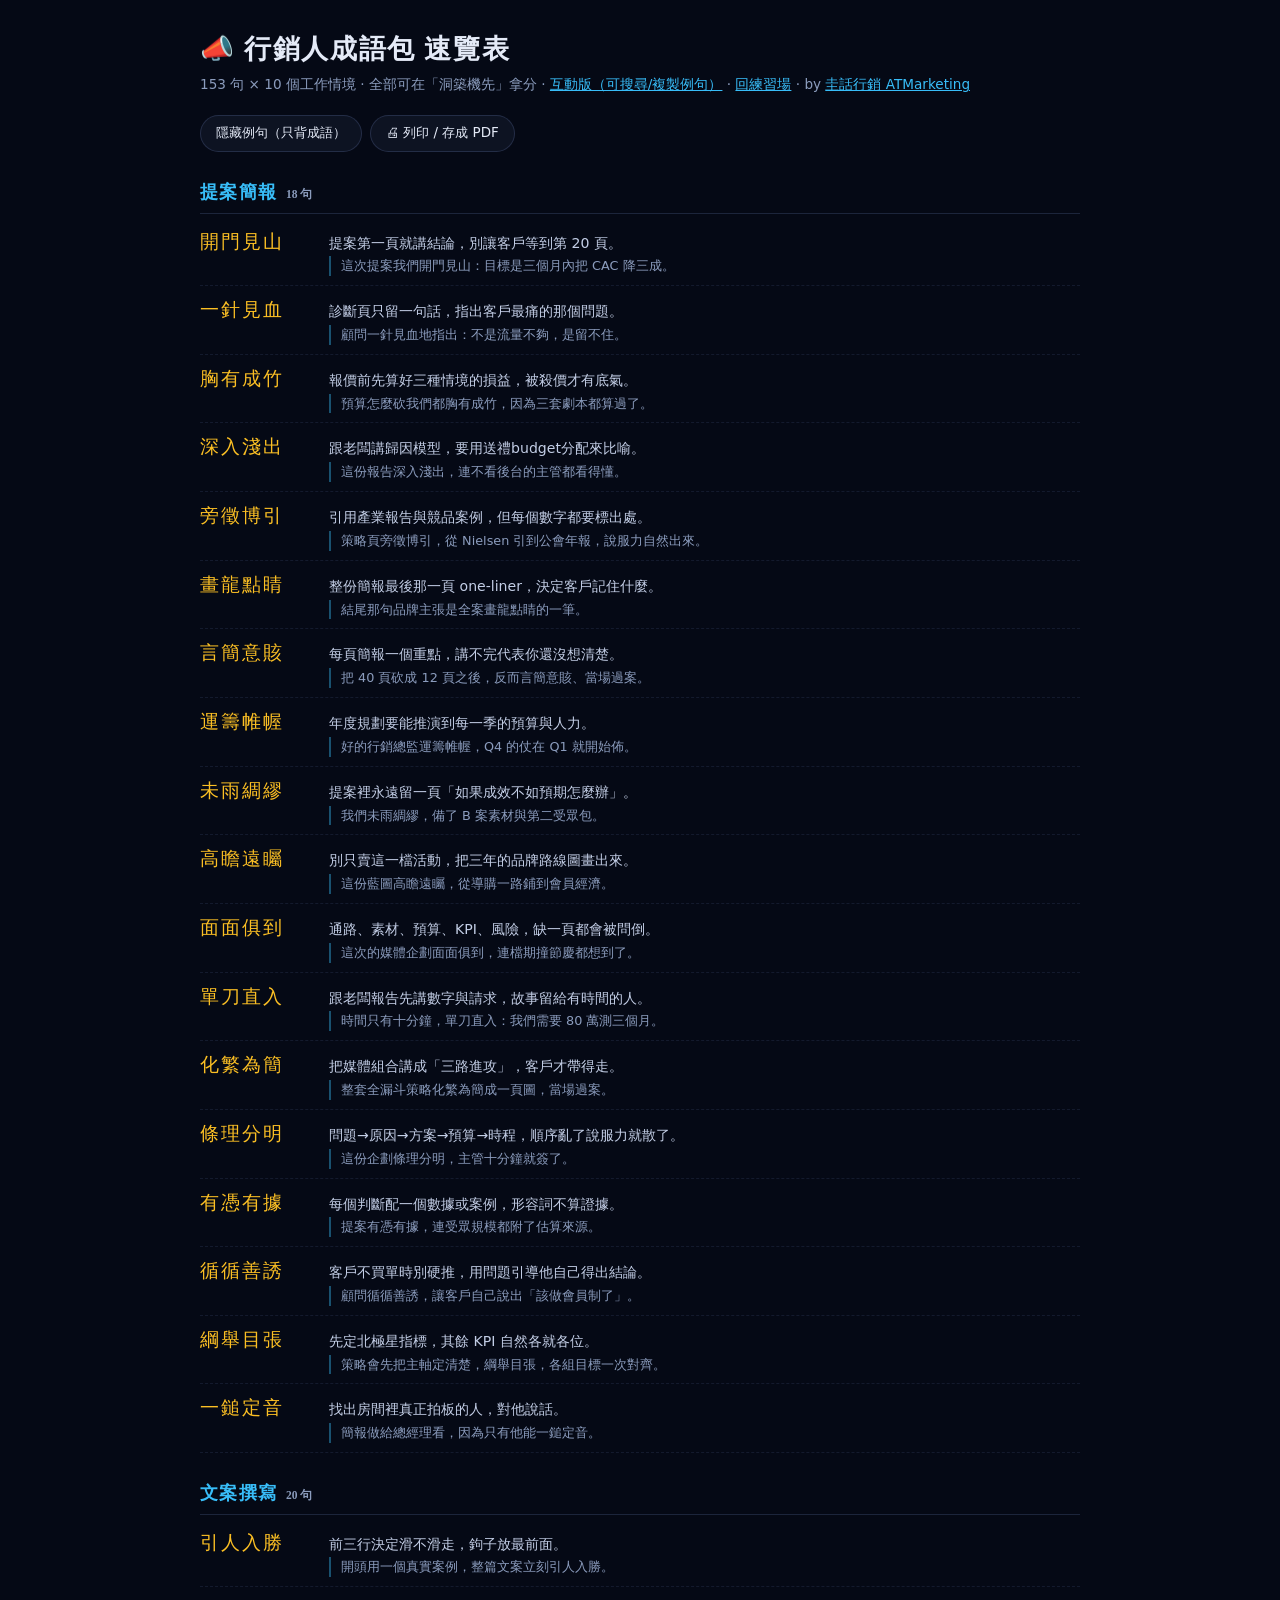
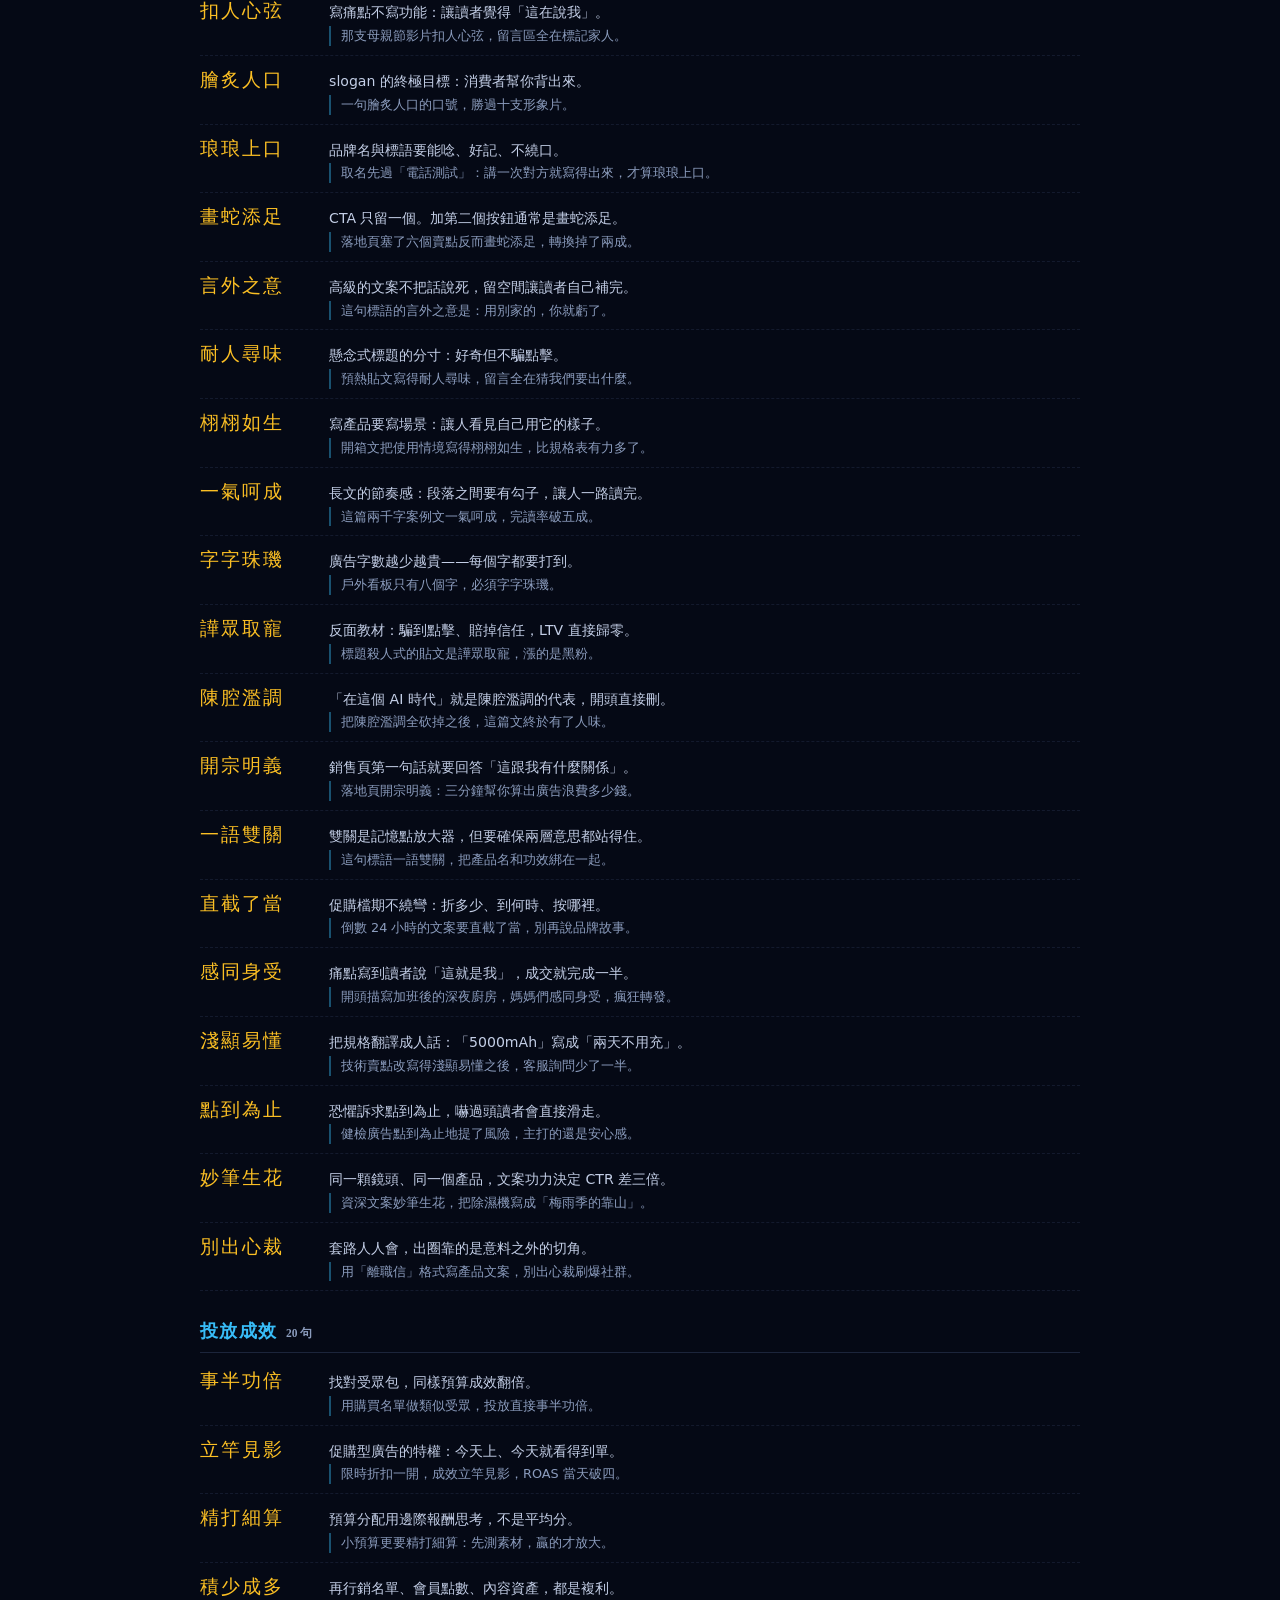
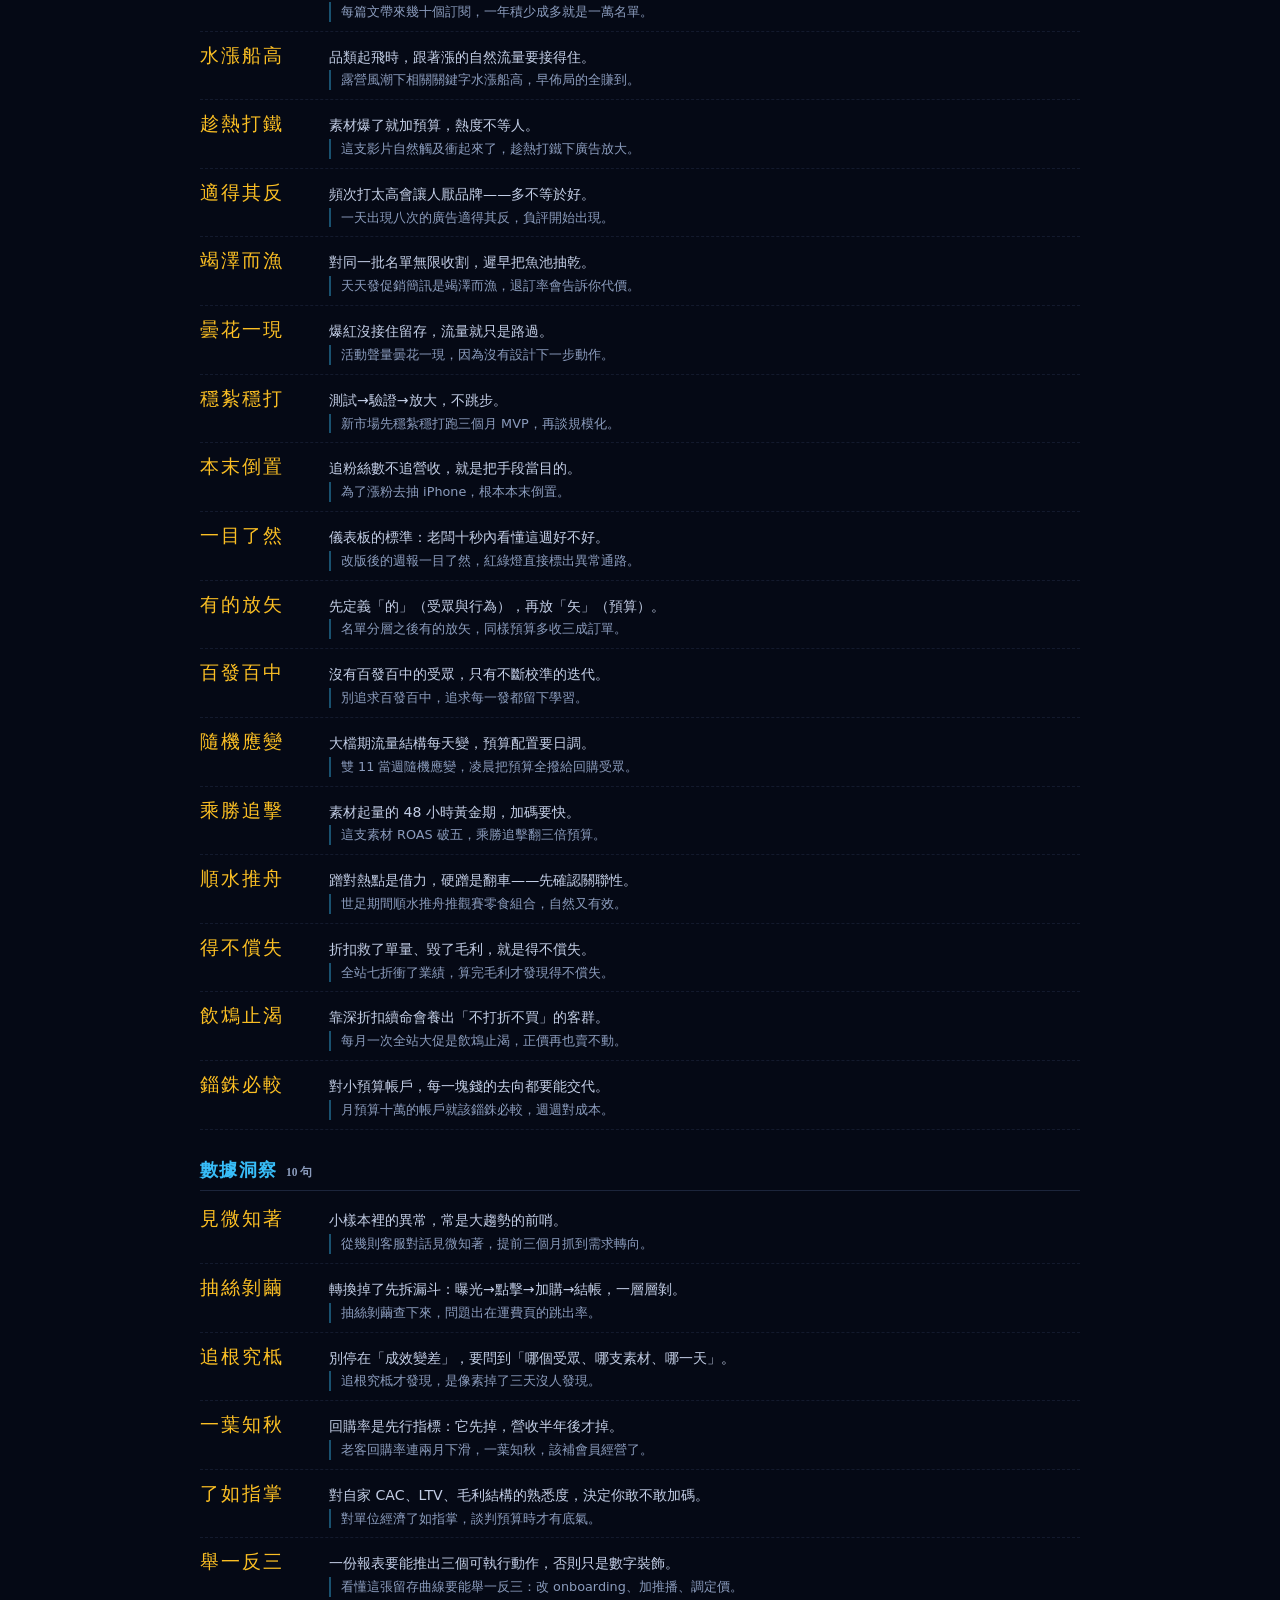
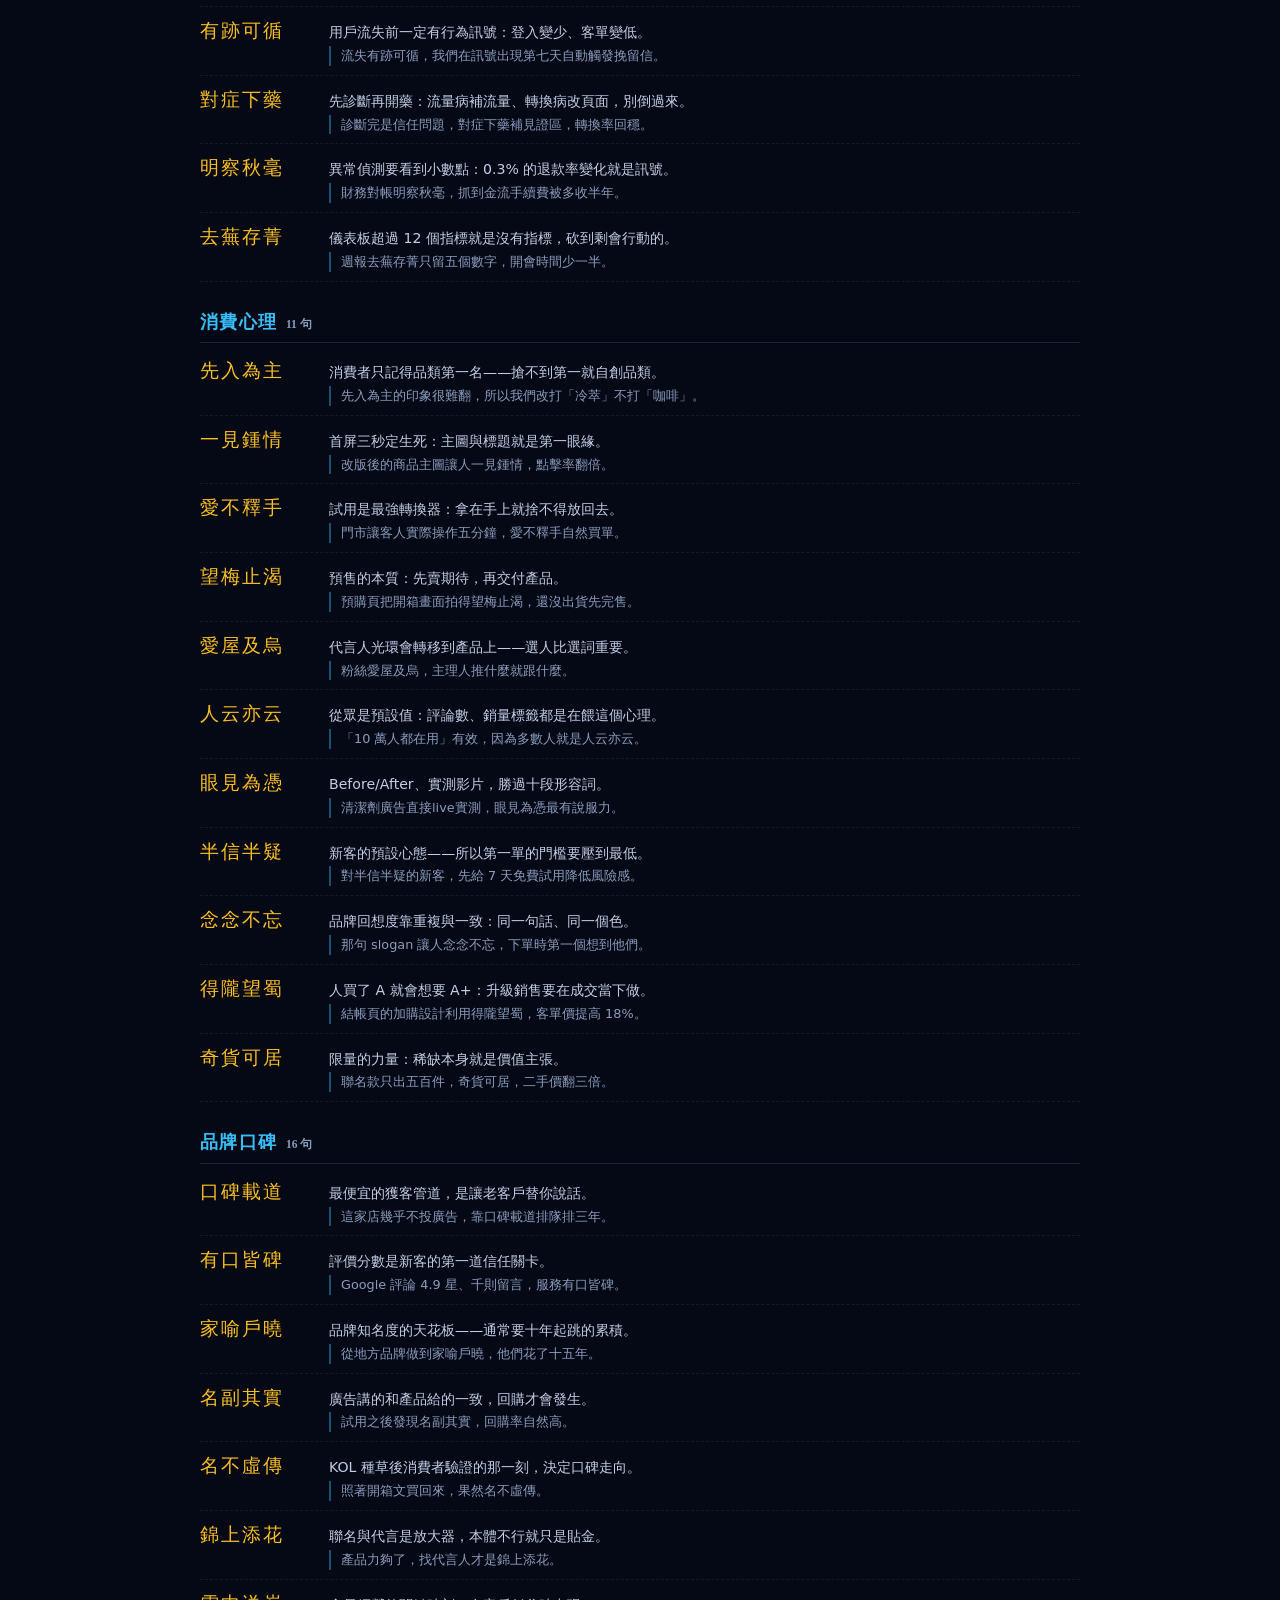
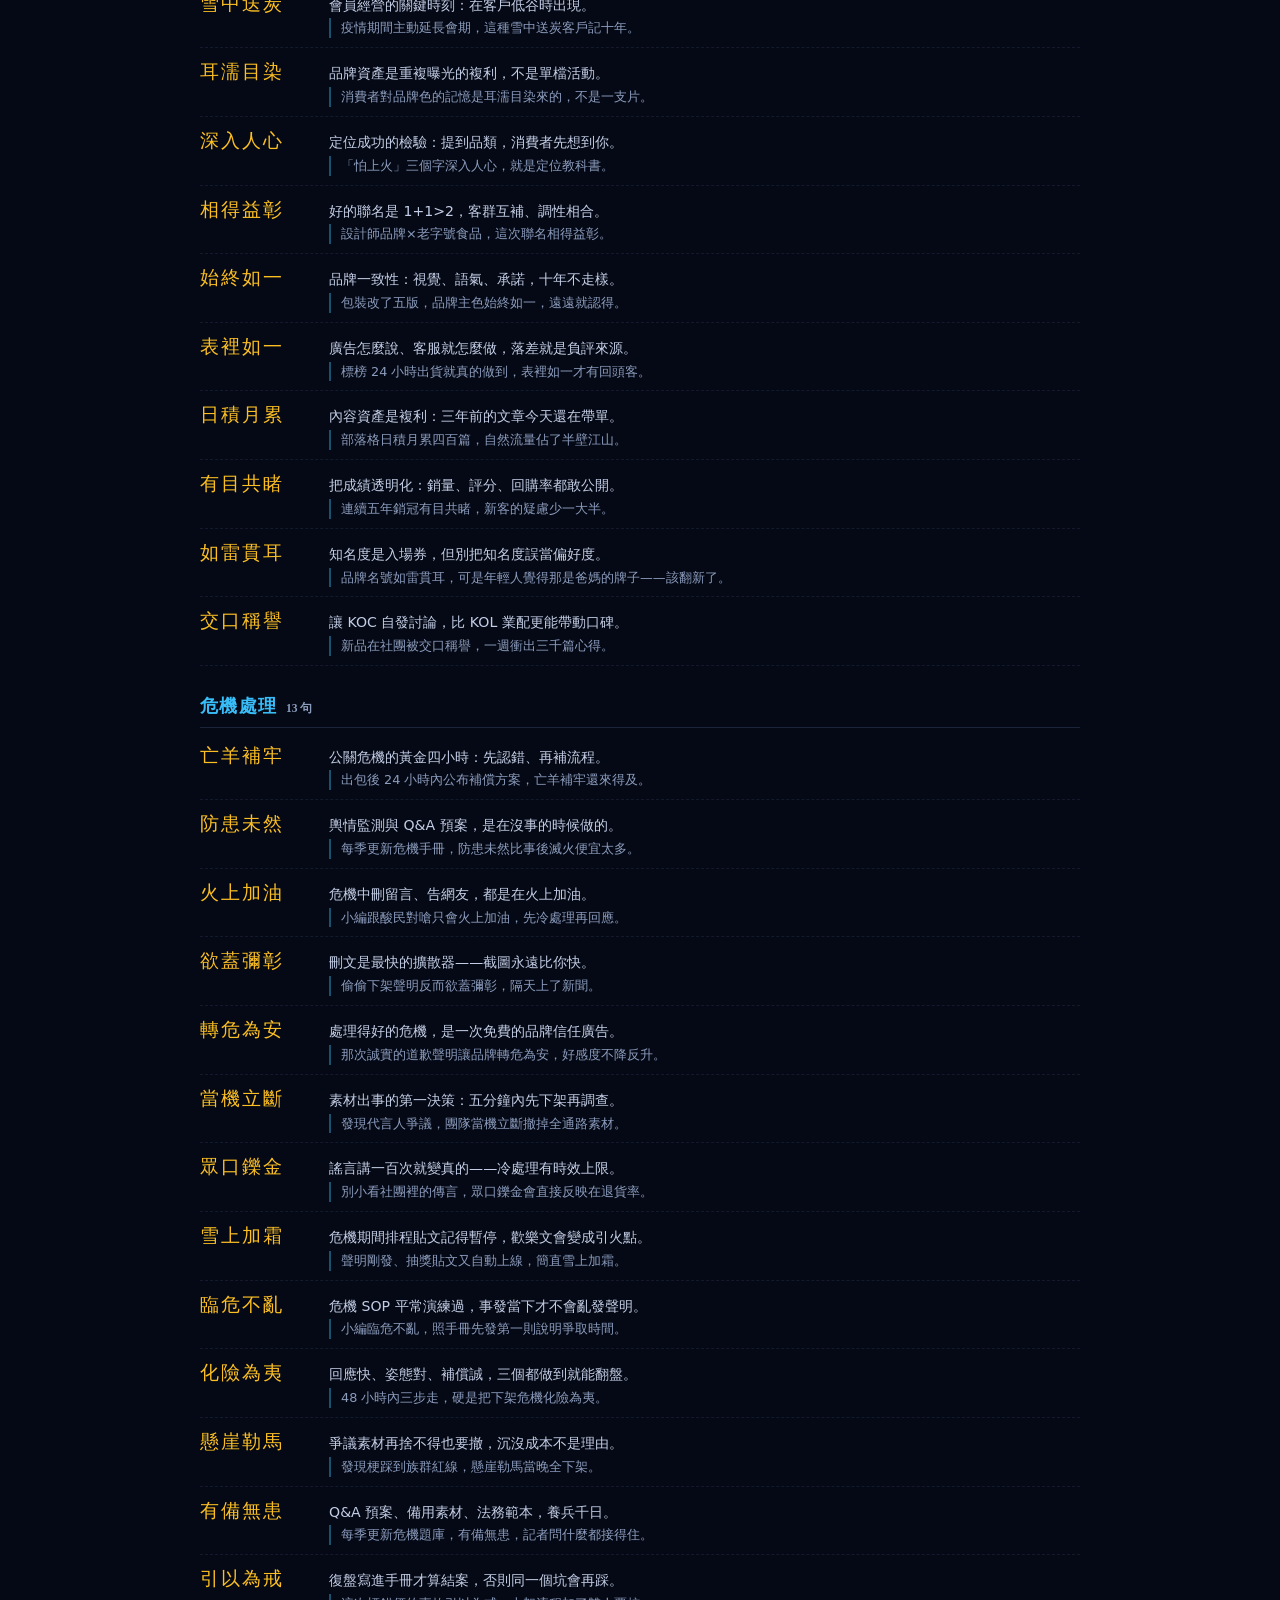
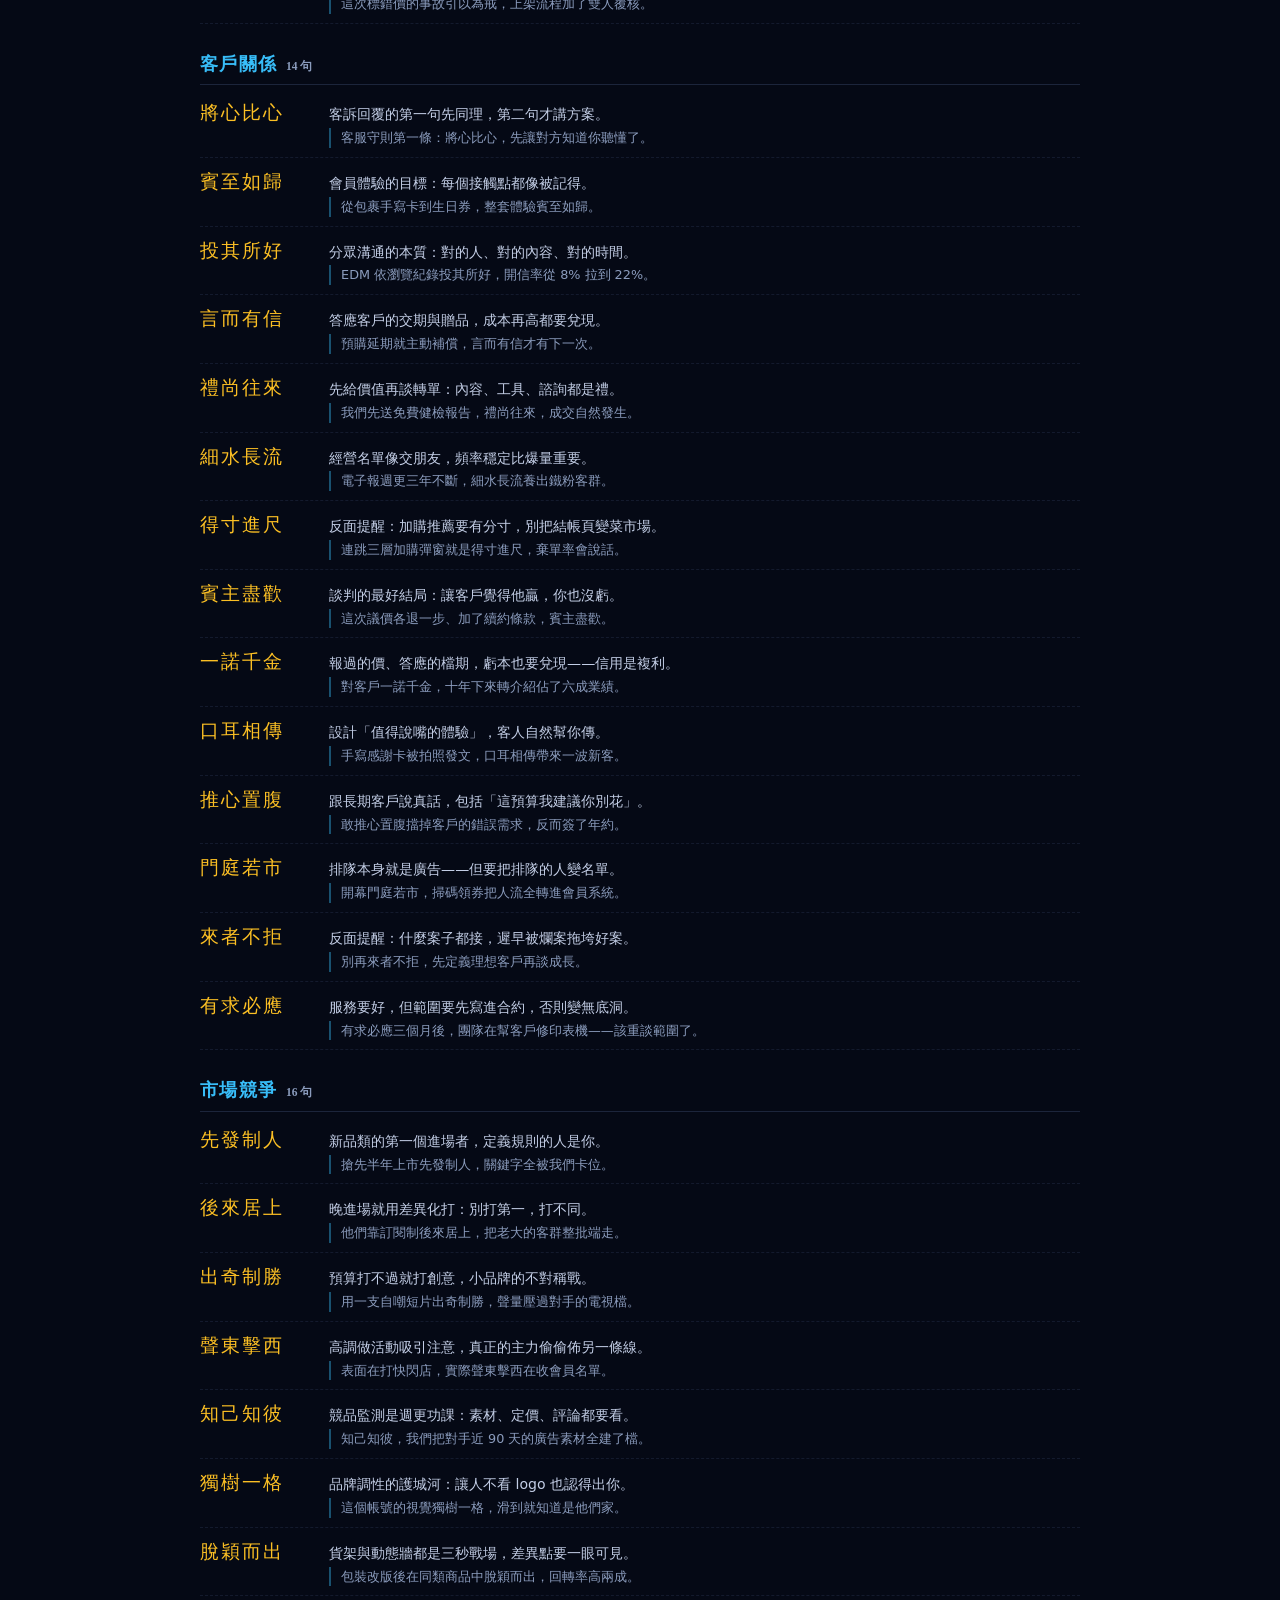
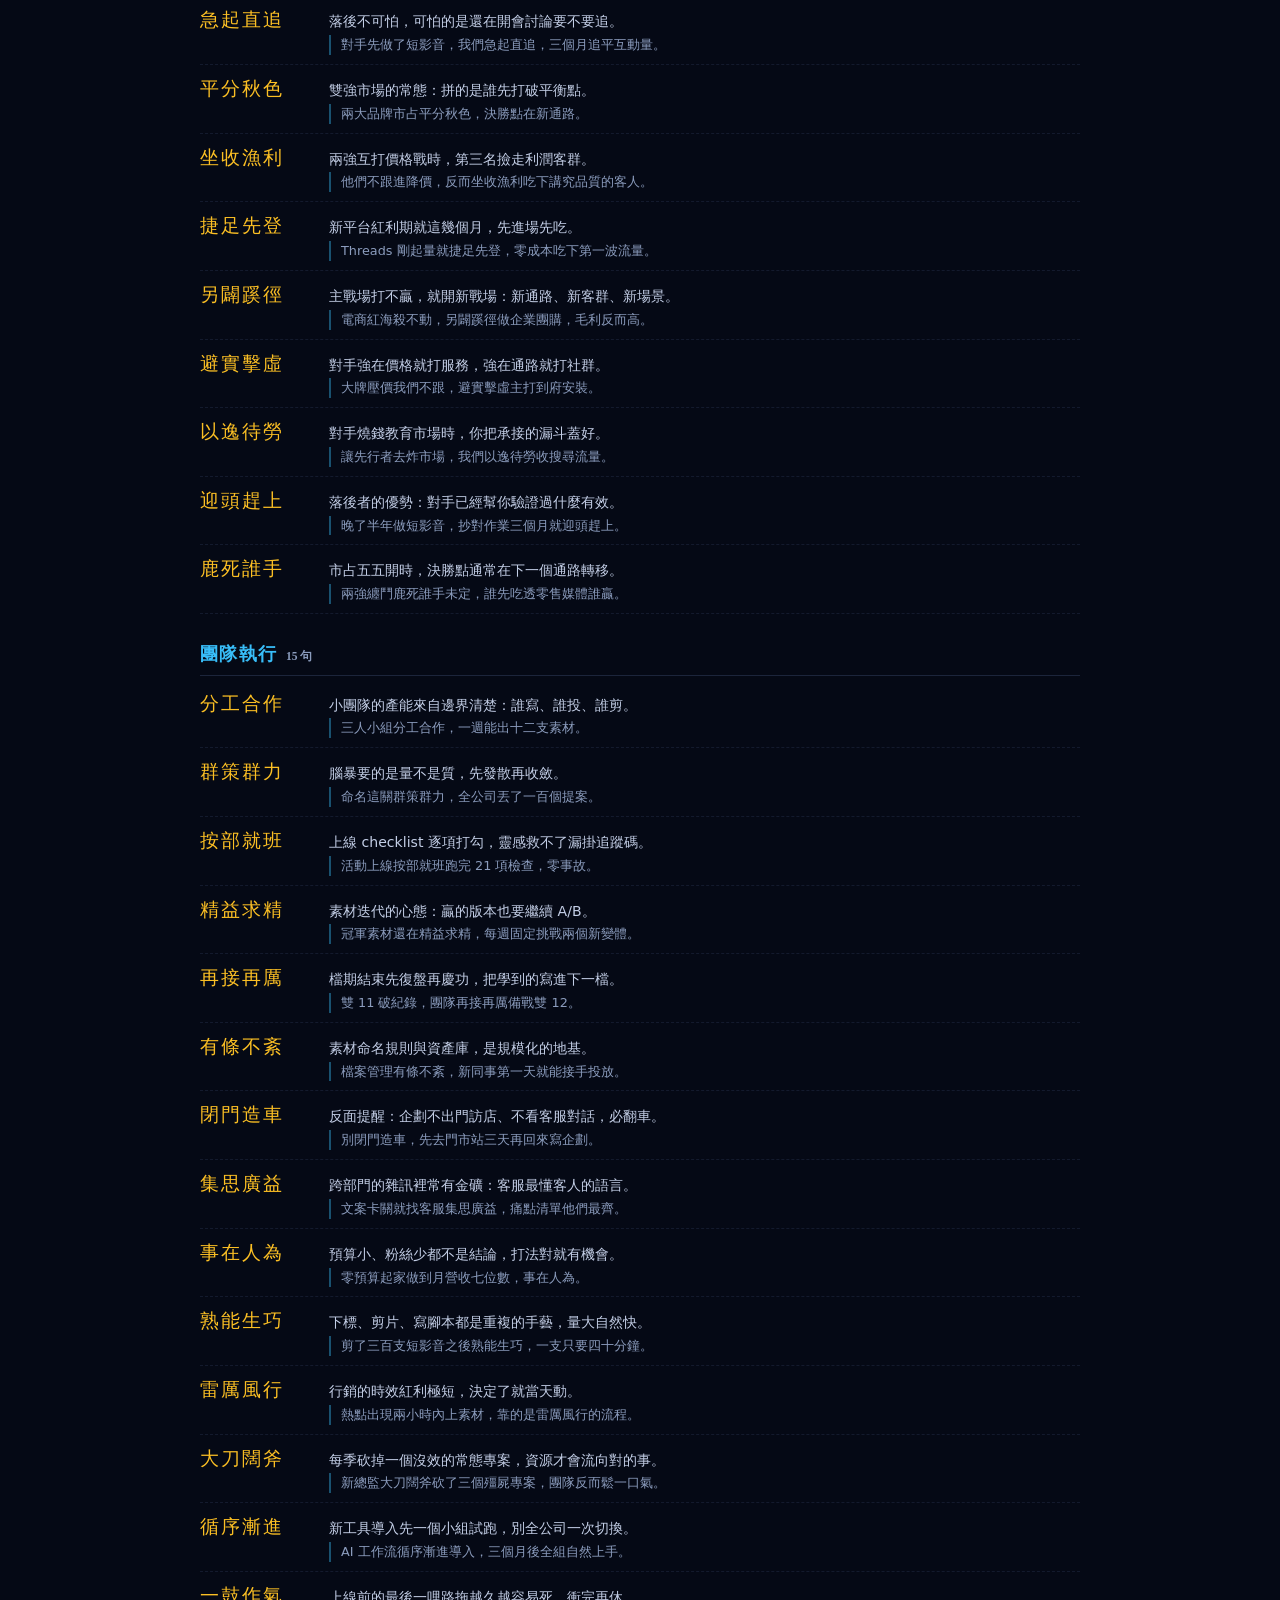
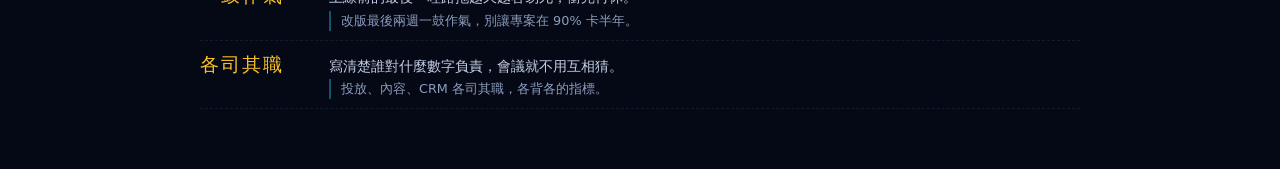
<file: cheatsheet.html>
<!DOCTYPE html>
<html lang="zh-Hant-TW">
<head>
<meta charset="utf-8">
<meta name="viewport" content="width=device-width,initial-scale=1">
<title>行銷人成語包 速覽表｜一字千金 練習場</title>
<meta name="description" content="廣告行銷工作用得上的成語速覽：提案、文案、投放、數據洞察、消費心理、口碑、危機、客戶、競爭、團隊。">
<meta name="robots" content="noindex,follow">
<link rel="icon" href="data:image/svg+xml,%3Csvg xmlns='http://www.w3.org/2000/svg' viewBox='0 0 64 64'%3E%3Crect width='64' height='64' rx='14' fill='%23fbbf24'/%3E%3Ctext x='32' y='45' font-size='40' font-family='serif' font-weight='bold' text-anchor='middle' fill='%2303121e'%3E速%3C/text%3E%3C/svg%3E">
<style>
:root{--bg:#050915;--line:rgba(148,178,255,.16);--gold:#fbbf24;--cyan:#38bdf8;--text:#e4eaf7;--muted:#8b9cbd;
  --kai:"DFKai-SB","BiauKai","Kaiti TC","Noto Serif TC","PMingLiU",serif}
*{box-sizing:border-box}
body{margin:0;font-family:"Noto Sans TC","Microsoft JhengHei",system-ui,sans-serif;line-height:1.55;
  background:var(--bg);color:var(--text);padding:28px 16px 60px}
.wrap{max-width:880px;margin:0 auto}
h1{font-family:var(--kai);letter-spacing:.06em;font-size:1.7rem;margin:0 0 4px}
.sub{color:var(--muted);font-size:.85rem;margin:0 0 20px}
.sub a{color:var(--cyan)}
.toolbar{display:flex;gap:8px;flex-wrap:wrap;margin-bottom:22px}
.toolbar button{font:inherit;font-size:.84rem;padding:7px 15px;border-radius:99px;cursor:pointer;
  border:1px solid var(--line);background:rgba(148,178,255,.06);color:var(--text)}
.toolbar button:hover{background:rgba(148,178,255,.12)}
h2{font-family:var(--kai);font-size:1.15rem;letter-spacing:.08em;color:var(--cyan);
  border-bottom:1px solid var(--line);padding-bottom:6px;margin:26px 0 4px}
h2 small{font-family:inherit;color:var(--muted);font-size:.72rem;letter-spacing:0;margin-left:8px}
.row{display:flex;gap:12px;padding:9px 0;border-bottom:1px dashed rgba(148,178,255,.1);align-items:baseline}
.w{font-family:var(--kai);font-size:1.18rem;letter-spacing:.1em;color:var(--gold);flex:0 0 6.2em;white-space:nowrap}
.mk{font-size:.88rem;color:#c3cee6;margin:0}
.ex{font-size:.8rem;color:var(--muted);margin:2px 0 0;padding-left:10px;border-left:2px solid rgba(56,189,248,.4)}
.hide-ex .ex{display:none}
@media (max-width:560px){.row{flex-direction:column;gap:2px}.w{flex:none}}
@media print{
  body{background:#fff;color:#111;padding:0;font-size:11pt}
  .toolbar{display:none}
  h1{color:#111}.sub{color:#555}
  h2{color:#0369a1;break-after:avoid}
  .w{color:#92400e}.mk{color:#222}.ex{color:#555;border-left-color:#0369a1}
  .row{break-inside:avoid;border-bottom-color:#ddd}
  a{color:#555;text-decoration:none}
}
</style>
</head>
<body>
<div class="wrap">
  <h1>📣 行銷人成語包 速覽表</h1>
  <p class="sub"><span id="cnt">…</span> · 全部可在「洞築機先」拿分 ·
    <a href="index.html#/mkt">互動版（可搜尋/複製例句）</a> ·
    <a href="index.html">回練習場</a> ·
    by <a href="https://atmarketing.tw/" target="_blank" rel="noopener">圭話行銷 ATMarketing</a></p>
  <div class="toolbar">
    <button type="button" onclick="document.body.classList.toggle('hide-ex');this.textContent=document.body.classList.contains('hide-ex')?'顯示例句':'隱藏例句（只背成語）'">隱藏例句（只背成語）</button>
    <button type="button" onclick="print()">🖨 列印 / 存成 PDF</button>
  </div>
  <div id="list"><p class="sub">載入中…</p></div>
</div>
<script src="data/mkt.js"></script>
<script>
(function(){
  function esc(s){return String(s).replace(/[&<>]/g,function(c){return{"&":"&amp;","<":"&lt;",">":"&gt;"}[c]})}
  var html = window.MKT_CATS.map(function(cat){
    var items = window.MKT_BANK.filter(function(x){return x.cat===cat});
    return "<h2>"+esc(cat)+"<small>"+items.length+" 句</small></h2>"+
      items.map(function(x){
        return '<div class="row"><span class="w">'+esc(x.w)+'</span>'+
          '<span><p class="mk">'+esc(x.mk)+'</p><p class="ex">'+esc(x.ex)+"</p></span></div>";
      }).join("");
  }).join("");
  document.getElementById("list").innerHTML = html;
  document.getElementById("cnt").textContent =
    window.MKT_BANK.length + " 句 × " + window.MKT_CATS.length + " 個工作情境";
  document.title = "行銷人成語包 速覽表（" + window.MKT_BANK.length + " 句）｜一字千金 練習場";
})();
</script>
</body>
</html>
</file>
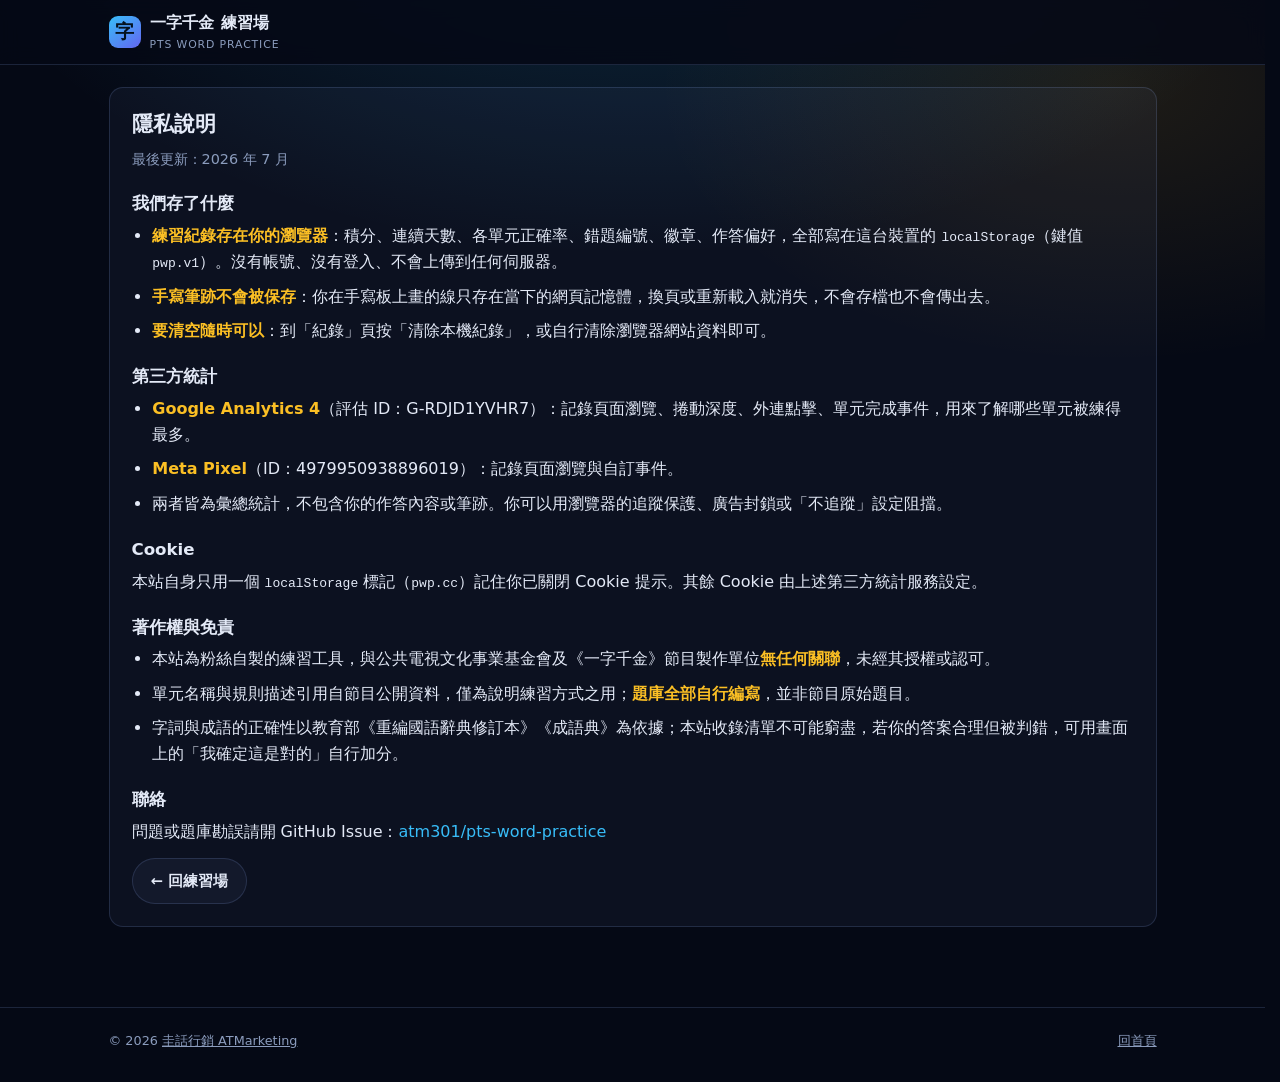
<file: privacy.html>
<!DOCTYPE html>
<html lang="zh-Hant-TW">
<head>
<meta charset="utf-8">
<meta name="viewport" content="width=device-width,initial-scale=1">
<title>隱私說明｜一字千金 練習場</title>
<meta name="description" content="一字千金練習場的隱私說明：練習紀錄只存在你的裝置，站內使用 GA4 與 Meta Pixel 匿名統計。">
<meta name="robots" content="index,follow">
<link rel="canonical" href="https://atm301.github.io/pts-word-practice/privacy.html">
<link rel="icon" href="data:image/svg+xml,%3Csvg xmlns='http://www.w3.org/2000/svg' viewBox='0 0 64 64'%3E%3Crect width='64' height='64' rx='14' fill='%2338bdf8'/%3E%3Ctext x='32' y='45' font-size='40' font-family='serif' font-weight='bold' text-anchor='middle' fill='%2303121e'%3E字%3C/text%3E%3C/svg%3E">
<link rel="stylesheet" href="assets/css/app.css">
</head>
<body>
<header class="top"><div class="top__in">
  <a class="brand" href="index.html"><span class="brand__mark">字</span>
  <span>一字千金 練習場<small>PTS WORD PRACTICE</small></span></a>
</div></header>
<main><div class="wrap">
<section class="panel">
  <h2>隱私說明</h2>
  <p class="muted">最後更新：2026 年 7 月</p>

  <h3>我們存了什麼</h3>
  <ul class="steps">
    <li><b>練習紀錄存在你的瀏覽器</b>：積分、連續天數、各單元正確率、錯題編號、徽章、作答偏好，全部寫在這台裝置的 <code>localStorage</code>（鍵值 <code>pwp.v1</code>）。沒有帳號、沒有登入、不會上傳到任何伺服器。</li>
    <li><b>手寫筆跡不會被保存</b>：你在手寫板上畫的線只存在當下的網頁記憶體，換頁或重新載入就消失，不會存檔也不會傳出去。</li>
    <li><b>要清空隨時可以</b>：到「紀錄」頁按「清除本機紀錄」，或自行清除瀏覽器網站資料即可。</li>
  </ul>

  <h3>第三方統計</h3>
  <ul class="steps">
    <li><b>Google Analytics 4</b>（評估 ID：G-RDJD1YVHR7）：記錄頁面瀏覽、捲動深度、外連點擊、單元完成事件，用來了解哪些單元被練得最多。</li>
    <li><b>Meta Pixel</b>（ID：4979950938896019）：記錄頁面瀏覽與自訂事件。</li>
    <li>兩者皆為彙總統計，不包含你的作答內容或筆跡。你可以用瀏覽器的追蹤保護、廣告封鎖或「不追蹤」設定阻擋。</li>
  </ul>

  <h3>Cookie</h3>
  <p>本站自身只用一個 <code>localStorage</code> 標記（<code>pwp.cc</code>）記住你已關閉 Cookie 提示。其餘 Cookie 由上述第三方統計服務設定。</p>

  <h3>著作權與免責</h3>
  <ul class="steps">
    <li>本站為粉絲自製的練習工具，與公共電視文化事業基金會及《一字千金》節目製作單位<b>無任何關聯</b>，未經其授權或認可。</li>
    <li>單元名稱與規則描述引用自節目公開資料，僅為說明練習方式之用；<b>題庫全部自行編寫</b>，並非節目原始題目。</li>
    <li>字詞與成語的正確性以教育部《重編國語辭典修訂本》《成語典》為依據；本站收錄清單不可能窮盡，若你的答案合理但被判錯，可用畫面上的「我確定這是對的」自行加分。</li>
  </ul>

  <h3>聯絡</h3>
  <p>問題或題庫勘誤請開 GitHub Issue：<a href="https://github.com/atm301/pts-word-practice/issues" target="_blank" rel="noopener">atm301/pts-word-practice</a></p>

  <a class="btn" href="index.html">← 回練習場</a>
</section>
</div></main>
<footer><div class="wrap"><span>© 2026 <a href="https://atmarketing.tw/" target="_blank" rel="noopener">圭話行銷 ATMarketing</a></span><span><a href="index.html">回首頁</a></span></div></footer>
</body>
</html>
</file>
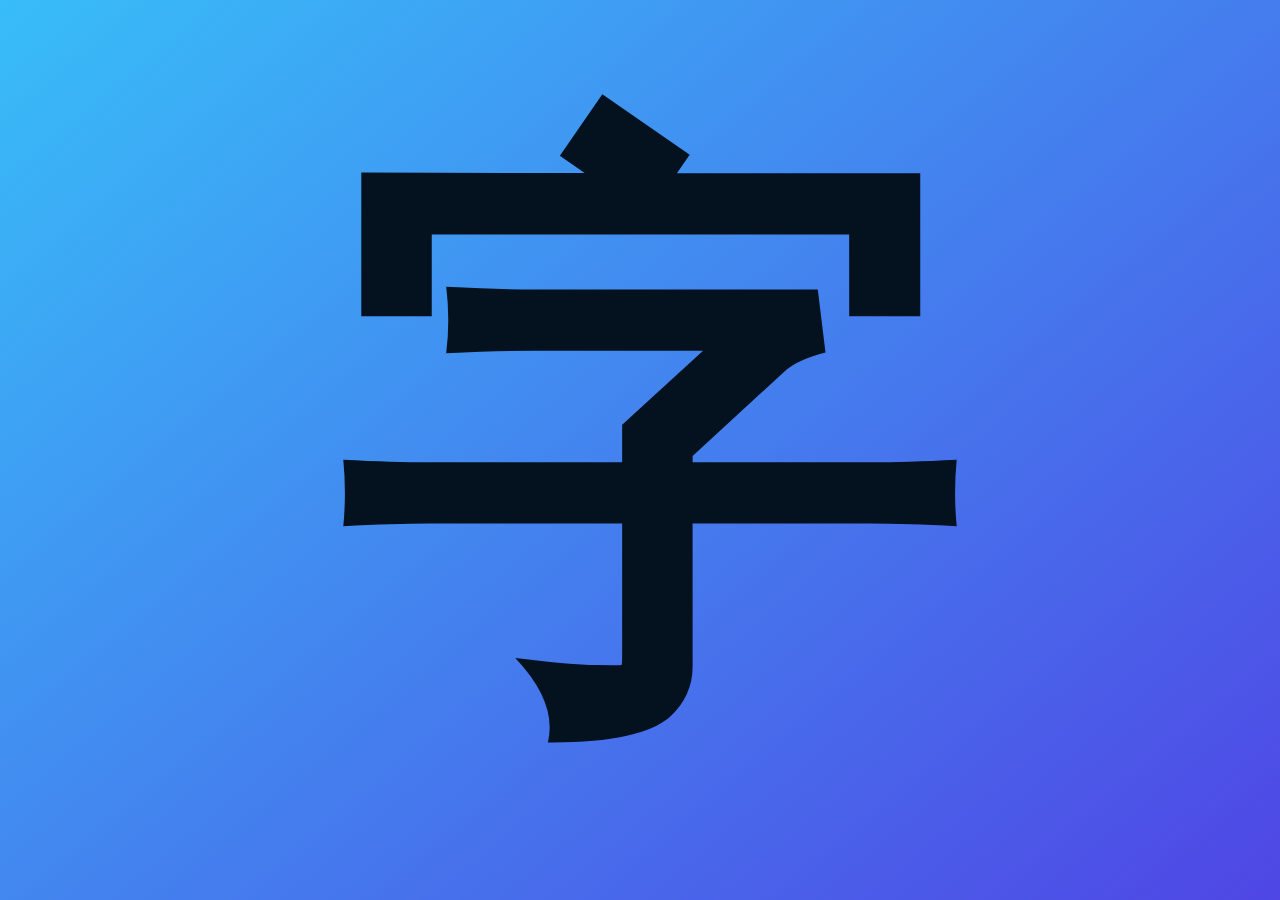
<file: tools/icon.html>
<!DOCTYPE html>
<html><head><meta charset="utf-8"><style>
*{margin:0;box-sizing:border-box}
html,body{width:100vw;height:100vh;overflow:hidden}
body{background:linear-gradient(140deg,#38bdf8,#4f46e5);display:grid;place-items:center}
span{font-family:"DFKai-SB","BiauKai","Kaiti TC","PMingLiU",serif;
  font-size:70vh;font-weight:700;color:#03121e;line-height:1}
</style></head><body><span>字</span></body></html>
</file>
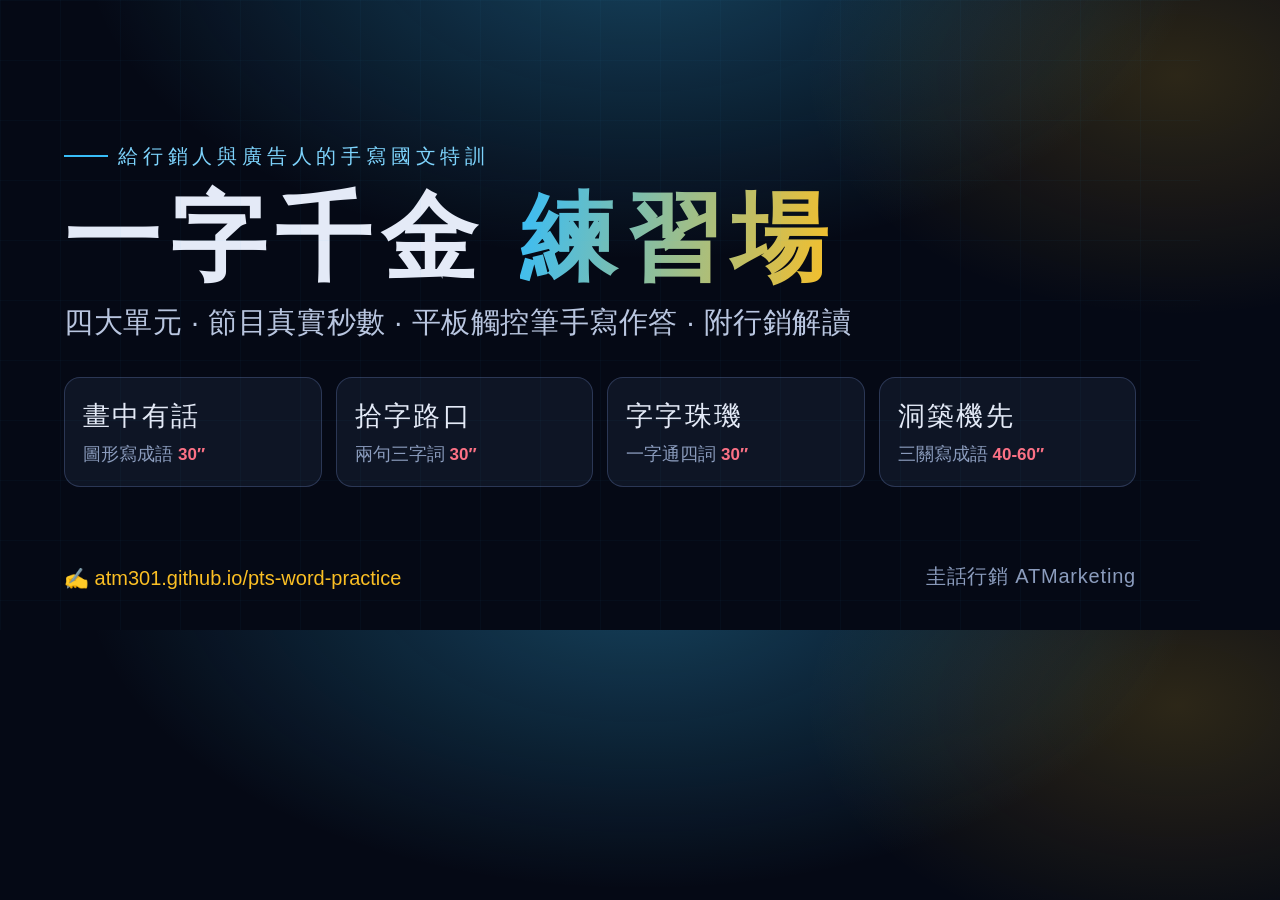
<file: tools/og.html>
<!DOCTYPE html>
<html lang="zh-Hant-TW"><head><meta charset="utf-8">
<title>OG 1200x630</title>
<style>
*{box-sizing:border-box;margin:0}
body{width:1200px;height:630px;overflow:hidden;
  font-family:"Noto Sans TC","Microsoft JhengHei",sans-serif;color:#e4eaf7;
  background:radial-gradient(900px 520px at 50% -10%,rgba(56,189,248,.32),transparent 62%),
             radial-gradient(620px 400px at 92% 12%,rgba(251,191,36,.16),transparent 60%),#050915;
  position:relative;padding:58px 64px;display:flex;flex-direction:column;justify-content:center}
.kai{font-family:"DFKai-SB","BiauKai","Kaiti TC","PMingLiU",serif}
.grid{position:absolute;inset:0;opacity:.35;
  background-image:linear-gradient(rgba(56,189,248,.09) 1px,transparent 1px),
                   linear-gradient(90deg,rgba(56,189,248,.09) 1px,transparent 1px);
  background-size:60px 60px}
.tag{display:inline-flex;align-items:center;gap:10px;font-size:20px;color:#7dd3fc;letter-spacing:.24em;margin-bottom:18px}
.tag i{width:44px;height:2px;background:#38bdf8;display:block}
h1{font-size:96px;letter-spacing:.1em;line-height:1.06;margin-bottom:14px}
h1 b{background:linear-gradient(100deg,#38bdf8,#fbbf24);-webkit-background-clip:text;background-clip:text;color:transparent}
.sub{font-size:29px;color:#b9c6e0;margin-bottom:34px;letter-spacing:.02em}
.units{display:flex;gap:14px}
.u{flex:1;background:rgba(148,178,255,.07);border:1px solid rgba(148,178,255,.22);
   border-radius:16px;padding:20px 18px}
.u em{display:block;font-style:normal;font-size:27px;letter-spacing:.09em;margin-bottom:8px}
.u span{font-size:18px;color:#8b9cbd}
.u s{display:inline-block;text-decoration:none;color:#fb7185;font-size:17px;font-weight:700}
.by{position:absolute;right:64px;bottom:40px;font-size:20px;color:#8b9cbd;letter-spacing:.04em}
.pen{position:absolute;left:64px;bottom:40px;font-size:20px;color:#fbbf24}
</style></head>
<body>
<div class="grid"></div>
<div class="tag"><i></i>給行銷人與廣告人的手寫國文特訓</div>
<h1 class="kai">一字千金 <b>練習場</b></h1>
<p class="sub">四大單元 · 節目真實秒數 · 平板觸控筆手寫作答 · 附行銷解讀</p>
<div class="units">
  <div class="u"><em class="kai">畫中有話</em><span>圖形寫成語 <s>30″</s></span></div>
  <div class="u"><em class="kai">拾字路口</em><span>兩句三字詞 <s>30″</s></span></div>
  <div class="u"><em class="kai">字字珠璣</em><span>一字通四詞 <s>30″</s></span></div>
  <div class="u"><em class="kai">洞築機先</em><span>三關寫成語 <s>40-60″</s></span></div>
</div>
<div class="pen">✍ atm301.github.io/pts-word-practice</div>
<div class="by">圭話行銷 ATMarketing</div>
</body></html>
</file>
<file: assets/css/app.css>
/* 一字千金 練習場 — 深藍電視牆主題 */
:root{
  --bg:#050915; --bg2:#0a1226; --line:rgba(148,178,255,.16);
  --panel:rgba(148,178,255,.05); --panel2:rgba(148,178,255,.09);
  --cyan:#38bdf8; --cyan2:#22d3ee; --gold:#fbbf24; --red:#fb7185; --green:#34d399;
  --text:#e4eaf7; --muted:#8b9cbd;
  --paper:#f8fafc; --ink:#0b1220;
  --font:"Noto Sans TC","PingFang TC","Microsoft JhengHei",system-ui,-apple-system,"Segoe UI",sans-serif;
  --kai:"DFKai-SB","BiauKai","Kaiti TC","Noto Serif TC","PMingLiU",serif;
  --r:14px;
}
*{box-sizing:border-box}
html{-webkit-text-size-adjust:100%; scrollbar-gutter:stable}   /* 捲軸出現/消失不再改變版面寬度（抖動主因之一） */
body{
  margin:0; font-family:var(--font); color:var(--text); line-height:1.65;
  background:
    radial-gradient(1100px 620px at 50% -12%,rgba(56,189,248,.20),transparent 62%),
    radial-gradient(760px 460px at 88% 8%,rgba(251,191,36,.10),transparent 60%),
    var(--bg);
  min-height:100vh;
}
a{color:var(--cyan); text-decoration:none}
a:hover{text-decoration:underline}
h1,h2,h3{line-height:1.28; margin:0 0 .5em}
p{margin:0 0 .8em}
.muted{color:var(--muted); font-size:.9rem}
.wrap{max-width:1080px; margin:0 auto; padding:0 16px}

/* ── Header */
.top{
  position:sticky; top:0; z-index:40;
  background:rgba(5,9,21,.86); backdrop-filter:blur(10px);
  border-bottom:1px solid var(--line);
}
.top__in{display:flex; align-items:center; gap:14px; flex-wrap:wrap; padding:10px 16px; max-width:1080px; margin:0 auto}
.brand{display:flex; align-items:center; gap:9px; font-weight:800; letter-spacing:.02em; color:var(--text)}
.brand:hover{text-decoration:none}
.brand__mark{
  width:32px;height:32px;border-radius:9px; display:grid; place-items:center;
  background:linear-gradient(140deg,var(--cyan),#6366f1); color:#04121f;
  font-family:var(--kai); font-weight:900; font-size:19px;
}
.brand small{display:block; font-size:.68rem; color:var(--muted); font-weight:500; letter-spacing:.08em}
.top__stats{display:flex; align-items:center; gap:12px; margin-left:auto; flex-wrap:wrap}
.hstat{font-size:.8rem; color:var(--muted); white-space:nowrap}
.hstat b{color:var(--gold); font-size:1rem; font-variant-numeric:tabular-nums}
.lvwrap{min-width:120px}
.lvbar{height:5px; background:var(--panel2); border-radius:99px; overflow:hidden; margin-top:3px}
.lvbar i{display:block; height:100%; background:linear-gradient(90deg,var(--cyan),var(--gold)); transition:width .4s}
.nav{display:flex; gap:4px; overflow-x:auto; padding:0 16px 8px; max-width:1080px; margin:0 auto}
.nav a{
  font-size:.84rem; padding:5px 11px; border-radius:99px; color:var(--muted);
  border:1px solid transparent; white-space:nowrap;
}
.nav a:hover{color:var(--text); text-decoration:none; background:var(--panel)}
.nav a.is-on{color:#04121f; background:var(--cyan); font-weight:700}

main{padding:22px 0 60px}

/* ── 元件 */
.btn{
  display:inline-flex; align-items:center; gap:6px; justify-content:center;
  padding:10px 18px; border-radius:99px; font:inherit; font-weight:600; font-size:.92rem;
  border:1px solid var(--line); background:var(--panel); color:var(--text);
  cursor:pointer; transition:.16s;
}
.btn:hover{background:var(--panel2); text-decoration:none; transform:translateY(-1px)}
.btn:disabled{opacity:.45; cursor:default; transform:none}
.btn--primary{background:linear-gradient(135deg,var(--cyan),#4f46e5); border-color:transparent; color:#03121e}
.btn--primary:hover{filter:brightness(1.08)}
.btn--sm{padding:6px 13px; font-size:.84rem}
.btn--ghost{background:transparent; color:var(--red); border-color:rgba(251,113,133,.4)}
.chip{font-size:.72rem; padding:2px 9px; border-radius:99px; background:var(--panel2); color:var(--muted)}
.chip--done{background:rgba(52,211,153,.16); color:var(--green)}
.chip--due{background:rgba(251,191,36,.16); color:var(--gold); margin-left:7px}

/* 7-2/7-3 無障礙 */
.sr-only{position:absolute; width:1px; height:1px; margin:-1px; padding:0; overflow:hidden; clip:rect(0 0 0 0); white-space:nowrap; border:0}
:focus-visible{outline:2px solid var(--cyan); outline-offset:2px; border-radius:4px}
kbd{font:inherit; font-size:.68rem; border:1px solid var(--line); border-radius:4px; padding:0 4px; color:var(--muted)}

.panel{
  background:var(--panel); border:1px solid var(--line); border-radius:var(--r);
  padding:22px; margin-bottom:20px;
}
.panel h2{font-size:1.32rem}
.panel h3{font-size:1.04rem; margin-top:1.3em}
.steps{margin:0 0 1em; padding-left:1.3em}
.steps li{margin-bottom:.5em}
.steps li b{color:var(--gold)}

/* ── Hero */
.hero{text-align:center; padding:26px 8px 34px}
.hero__h1{font-size:clamp(1.9rem,6vw,3rem); font-family:var(--kai); letter-spacing:.06em; margin-bottom:.3em}
.hero__h1 span{
  background:linear-gradient(100deg,var(--cyan),var(--gold)); -webkit-background-clip:text;
  background-clip:text; color:transparent; font-family:var(--font); font-size:.6em; letter-spacing:0;
}
.hero__sub{max-width:640px; margin:0 auto 1.4em; color:#c3cee6}
.hero__row{display:flex; gap:10px; justify-content:center; flex-wrap:wrap; margin-bottom:1em}
.hero__note{font-size:.82rem; color:var(--muted)}

/* ── 單元卡 */
.grid-u{display:grid; gap:14px; grid-template-columns:repeat(auto-fit,minmax(248px,1fr)); margin-bottom:22px}
.ucard{
  display:block; padding:18px; border-radius:var(--r); color:var(--text);
  background:linear-gradient(165deg,var(--panel2),var(--panel));
  border:1px solid var(--line); transition:.18s;
}
.ucard:hover{text-decoration:none; transform:translateY(-3px); border-color:rgba(56,189,248,.5)}
.ucard__top{display:flex; justify-content:space-between; align-items:center; margin-bottom:8px}
.ucard__icon{font-size:1.7rem}
.ucard__name{font-size:1.18rem; font-family:var(--kai); letter-spacing:.05em; margin-bottom:.35em}
.ucard__name em{font-style:normal; font-size:.68rem; color:var(--cyan); font-family:var(--font); letter-spacing:0}
.ucard__rule{font-size:.85rem; color:#b6c3dc; margin-bottom:.9em}
.ucard__meta{display:flex; justify-content:space-between; font-size:.76rem; color:var(--muted); border-top:1px solid var(--line); padding-top:8px}

/* ── 今日挑戰 */
.dlist{list-style:none; margin:0 0 1.2em; padding:0}
.dlist__i{display:flex; align-items:center; gap:12px; padding:11px 0; border-bottom:1px solid var(--line)}
.dlist__i b{display:block; font-size:.98rem}
.dlist__i small{color:var(--muted); font-size:.78rem}
.dlist__i>span:nth-child(2){flex:1}
.dlist__ic{font-size:1.4rem}
.dlist__i.is-done{opacity:.6}

/* ── 設定 / 選項 */
.setbar{display:flex; gap:14px; align-items:center; flex-wrap:wrap; margin:14px 0; padding:12px; background:var(--panel); border:1px solid var(--line); border-radius:11px}
.seg{display:inline-flex; background:var(--bg2); border-radius:99px; padding:3px; border:1px solid var(--line)}
.seg__b{border:0; background:transparent; color:var(--muted); font:inherit; font-size:.86rem; padding:6px 14px; border-radius:99px; cursor:pointer}
.seg__b.is-on{background:var(--cyan); color:#03121e; font-weight:700}
.tog{font-size:.84rem; color:var(--muted); display:inline-flex; align-items:center; gap:6px; cursor:pointer}
.tog input{accent-color:var(--cyan); width:16px; height:16px}
.opts{display:flex; gap:14px; flex-wrap:wrap; margin-bottom:14px}
.fld{font-size:.85rem; color:var(--muted); display:inline-flex; align-items:center; gap:7px}
.fld select{font:inherit; font-size:.88rem; padding:6px 10px; border-radius:8px; background:var(--bg2); color:var(--text); border:1px solid var(--line)}
.uhead{display:flex; gap:14px; align-items:flex-start; margin-bottom:10px}
.uhead__ic{font-size:2.3rem; line-height:1}
.uhead h2{font-family:var(--kai); letter-spacing:.05em; margin-bottom:.2em}
.tvnote{font-size:.85rem; color:var(--cyan); background:rgba(56,189,248,.08); border-left:3px solid var(--cyan); padding:8px 12px; border-radius:0 8px 8px 0}

/* ── 回合 */
.round__head{display:flex; align-items:center; gap:14px; flex-wrap:wrap; margin-bottom:8px}
.round__meta b{font-family:var(--kai); font-size:1.16rem; letter-spacing:.05em; display:block}
.round__meta span{font-size:.8rem}
.round__clock{margin-left:auto; font-variant-numeric:tabular-nums; color:var(--gold); font-weight:800; font-size:1.9rem; line-height:1}
.round__clock span{display:inline-block; min-width:4.2ch; text-align:right}   /* 90.0→9.9 位數變少也不縮寬，時鐘不再帶著整列抖 */
.round__clock small{font-size:.62rem; color:var(--muted); font-weight:500; margin-left:2px}
.round__clock.is-off{color:var(--muted)}
.round__bar{height:7px; background:var(--panel2); border-radius:99px; overflow:hidden; margin-bottom:18px}
.round__fill{height:100%; width:100%; background:linear-gradient(90deg,var(--cyan2),var(--cyan)); transition:width .1s linear}
.round__fill.is-hot{
  background:repeating-linear-gradient(45deg,#f97316 0 8px,var(--red) 8px 16px);   /* 7-3 色彩之外加條紋 */
}

.qlist{display:grid; gap:14px}
.qlist.is-wide{grid-template-columns:repeat(auto-fit,minmax(300px,1fr))}
.qitem{position:relative; background:var(--panel); border:1px solid var(--line); border-radius:var(--r); padding:16px 16px 14px}
.qitem__no{
  position:absolute; top:-9px; left:12px; width:24px; height:24px; border-radius:7px;
  background:var(--cyan); color:#03121e; font-weight:800; font-size:.8rem; display:grid; place-items:center;
}
.qitem__q{margin-bottom:12px}
.qitem__a{display:grid; gap:10px}

/* 手寫板 */
.slot{display:block}
.slot__hint{font-size:.74rem; color:var(--muted); display:block; margin-bottom:4px}
.pad{--ink:#0b1220; position:relative; background:var(--paper); border-radius:11px; padding:6px 6px 4px; box-shadow:0 6px 18px rgba(0,0,0,.35)}
.pad__cv{display:block; border-radius:8px; cursor:crosshair}
.pad__tools{display:flex; gap:6px; justify-content:flex-end; padding:2px 2px 0}
.pad__btn{
  border:0; background:#e6ecf5; color:#41546f; font:inherit; font-size:.72rem;
  padding:3px 9px; border-radius:99px; cursor:pointer;
}
.pad__btn:hover{background:#d6e0ee}
.tin{
  width:100%; font-family:var(--kai); font-size:1.5rem; letter-spacing:.28em; text-align:center;
  padding:10px; border-radius:10px; border:1px solid var(--line);
  background:var(--paper); color:var(--ink);
}
.tin:focus{outline:2px solid var(--cyan); outline-offset:1px}

/* 揭曉 */
.qitem__r{margin-top:12px; padding-top:12px; border-top:1px dashed var(--line)}
.rrow{display:flex; align-items:center; gap:8px; flex-wrap:wrap; padding:5px 0 5px 10px; font-size:.9rem; border-left:3px solid transparent}
.rrow.is-ok{border-left-color:var(--green)}                     /* 7-3 顏色之外加左框形狀 */
.rrow.is-no{border-left-style:dashed; border-left-color:var(--red)}
.rrow__tag{font-size:.68rem; padding:1px 7px; border-radius:99px; background:rgba(56,189,248,.14); color:var(--cyan)}
.rrow__you{font-family:var(--kai); font-size:1.1rem; letter-spacing:.12em; color:var(--muted)}
.rrow__sign{font-weight:800}
.rrow.is-ok .rrow__sign{color:var(--green)}
.rrow.is-no .rrow__sign{color:var(--red)}
.rrow__ref{font-family:var(--kai); font-size:1.15rem; letter-spacing:.1em; color:var(--gold)}
.rrow__why{font-size:.76rem; color:var(--red)}
.mk{border:1px solid var(--line); background:var(--panel); color:var(--muted); font:inherit; font-size:.76rem; padding:3px 10px; border-radius:99px; cursor:pointer}
.mk:disabled{opacity:.5; cursor:default}
.mk--y.is-on{background:rgba(52,211,153,.2); color:var(--green); border-color:var(--green)}
.mk--n.is-on{background:rgba(251,113,133,.2); color:var(--red); border-color:var(--red)}
.mk--ov{border-color:rgba(251,191,36,.5); color:var(--gold)}
.quick{display:flex; gap:8px; justify-content:center; margin:16px 0}
.qnote{font-size:.82rem; color:#a9bcd8; background:rgba(251,191,36,.07); border-radius:8px; padding:7px 11px; margin:8px 0 0}
.gemwords{font-size:.86rem; color:var(--cyan); margin:6px 0 0}
.more{margin-top:8px; font-size:.84rem}
.more summary{cursor:pointer; color:var(--cyan)}
.more p{margin:6px 0 0; color:#b6c3dc; line-height:1.9}

.result{margin-top:22px; padding:20px; background:linear-gradient(165deg,var(--panel2),var(--panel)); border:1px solid var(--line); border-radius:var(--r); text-align:center}
.result__score{font-family:var(--kai); display:flex; align-items:baseline; gap:8px; justify-content:center}
.result__score b{font-size:3rem; color:var(--gold); line-height:1}
.result__score span{color:var(--muted); font-size:1rem}
.result__score em{font-style:normal; margin-left:8px; color:var(--cyan); font-size:1.2rem}
.result__warn{color:var(--gold); font-size:.82rem}
.result__pts{font-size:.9rem; color:var(--muted)}
.result__pts b{color:var(--gold); font-size:1.1rem}
.result__btns{display:flex; gap:9px; justify-content:center; flex-wrap:wrap; margin-top:12px}

/* ══ 畫中有話 圖形 ══ */
.pz{
  display:flex; align-items:center; justify-content:center; gap:10px; flex-wrap:wrap;
  min-height:132px; padding:14px; border-radius:11px;
  background:linear-gradient(170deg,#f4f7fc,#e4ebf6); color:#0b1220;
  font-family:var(--kai); box-shadow:inset 0 0 0 1px rgba(11,18,32,.1);
}
.g{font-size:2.5rem; line-height:1.05; display:inline-block}
.g--xl{font-size:4.1rem}
.g--sm{font-size:1.7rem}
.g--xs{font-size:1.15rem}
.g--flip{transform:rotate(180deg)}
.g--focus{font-size:3rem; color:#b45309}
.g--half{display:inline-block; width:.5em; overflow:hidden; vertical-align:top; position:relative}
.g--half i{font-style:normal; display:inline-block; width:2em}
.pz-grp{display:inline-flex; flex-wrap:wrap; gap:2px 5px; align-items:center; justify-content:center; max-width:46%}
.pz-grp+.pz-grp{border-left:2px solid rgba(11,18,32,.18); padding-left:10px}
.pz-op{font-size:1.5rem; color:#b45309; font-weight:700}
.pz--stack{flex-direction:column; gap:2px}
.pz--nest{position:relative; width:118px; height:118px; display:grid; place-items:center; border:2px solid rgba(11,18,32,.35); border-radius:8px}
.pz-nest__out{position:absolute; inset:0; display:grid; place-items:center; font-size:6.2rem; color:rgba(11,18,32,.16); line-height:1}
.pz-nest__in{position:relative; font-size:2.5rem; z-index:1}
.pz--nest.is-bottom .pz-nest__in{align-self:end; font-size:1.7rem; margin-bottom:6px}
.pz-mark{position:absolute; inset:-4px}
.pz-mark--strike{background:linear-gradient(to top left,transparent 46%,#dc2626 46%,#dc2626 54%,transparent 54%)}
.pz-mark--neq{position:absolute; right:-26px; top:50%; transform:translateY(-50%); font-size:1.4rem; color:#dc2626}
.pz--size{align-items:center}
.pz--size.is-v{flex-direction:column; gap:0}
.pz--arrow.is-v{flex-direction:column; gap:0}
.pz-arrow{font-size:1.8rem; color:#b45309}
.pz--grid{display:grid; grid-template-columns:repeat(var(--cols),1fr); gap:4px; width:auto}
.pz-cell{
  width:34px; height:34px; display:grid; place-items:center; font-size:1.35rem;
  border:1px solid rgba(11,18,32,.22); border-radius:5px;
}
.pz-cell.is-gap{background:repeating-linear-gradient(45deg,transparent,transparent 4px,rgba(11,18,32,.07) 4px,rgba(11,18,32,.07) 8px)}
.pz--pile{flex-direction:column; gap:0}
.pz--pile.is-rise{flex-direction:row; align-items:flex-end}
.pz--pile.is-rise .g{transform:translateY(calc(var(--i) * -13px))}
.pz-base{font-size:1.3rem; border-top:3px solid rgba(11,18,32,.5); padding-top:3px; margin-top:2px}
.pz--scatter{position:relative; height:132px; width:100%; max-width:220px}
.pz--scatter .g{position:absolute}
.pz--overlap{position:relative; width:96px; height:96px}
.pz--overlap .g{position:absolute; inset:0; display:grid; place-items:center; font-size:3.4rem}
.pz--overlap .g:first-child{color:rgba(11,18,32,.45)}
.pz--overlap .g:last-child{color:rgba(180,83,9,.7)}
.pz--updown{gap:22px}
.pz-ud{display:inline-flex; flex-direction:column; align-items:center}
.pz-ud.is-up{flex-direction:column-reverse}

/* ══ 拾字路口 ══ */
.xroad{text-align:center}
.xroad__row{display:inline-flex; gap:6px; padding:12px; border-radius:11px; background:linear-gradient(170deg,#f4f7fc,#e4ebf6)}
.xc{
  width:52px; height:52px; display:grid; place-items:center; border-radius:7px;
  font-family:var(--kai); font-size:1.8rem; color:#64748b;
  border:2px dashed rgba(11,18,32,.25); background:#fff;
}
.xc--key{border-style:solid; border-color:#b45309; color:#7c2d12; background:#fef3c7; font-weight:700}
.xroad__tip{font-size:.84rem; color:var(--muted); margin:9px 0 0}
.xroad__tip b{color:var(--gold)}

/* ══ 字字珠璣 ══ */
.gem{display:flex; align-items:center; justify-content:center; gap:14px; flex-wrap:wrap; padding:14px; border-radius:11px; background:linear-gradient(170deg,#f4f7fc,#e4ebf6)}
.gem__side{display:grid; gap:5px}
.gemw{display:inline-flex; gap:3px}
.gemw b,.gemw i{
  width:38px; height:38px; display:grid; place-items:center; border-radius:6px;
  font-family:var(--kai); font-size:1.4rem; font-style:normal; font-weight:400;
  border:1px solid rgba(11,18,32,.2); background:#fff; color:#0b1220;
}
.gemw i{border-style:dashed; color:#94a3b8; background:#eef2f8}
.gem__q{
  width:60px; height:60px; display:grid; place-items:center; border-radius:9px;
  background:#fef3c7; border:2px solid #b45309; color:#7c2d12;
  font-family:var(--kai); font-size:2.1rem; font-weight:700;
}
.gem__tip{flex-basis:100%; text-align:center; font-size:.8rem; color:#475569; margin:6px 0 0}

/* ══ 洞築機先 ══ */
.chainq{text-align:center}
.chainq__key{
  display:inline-grid; place-items:center; width:96px; height:96px; border-radius:12px;
  background:linear-gradient(160deg,var(--cyan),#4f46e5); color:#03121e;
  font-family:var(--kai); font-size:3.4rem; font-weight:700; margin-bottom:10px;
}
.chainq p{font-size:.92rem; margin:0}
.chainq b{color:var(--gold)}

/* ══ 行銷成語包 ══ */
.mkt-bar{display:flex; gap:12px; align-items:center; flex-wrap:wrap; margin:14px 0 6px}
.mkt-cats{display:flex; gap:6px; flex-wrap:wrap}
.mchip{border:1px solid var(--line); background:var(--panel); color:var(--muted); font:inherit; font-size:.82rem; padding:5px 13px; border-radius:99px; cursor:pointer}
.mchip.is-on{background:var(--cyan); color:#03121e; font-weight:700; border-color:transparent}
.mkt-q{font:inherit; font-size:.9rem; padding:8px 14px; border-radius:99px; border:1px solid var(--line); background:var(--bg2); color:var(--text); min-width:200px; flex:1}
.mkt-q:focus{outline:2px solid var(--cyan); outline-offset:1px}
.mgrid{display:grid; gap:12px; grid-template-columns:repeat(auto-fill,minmax(290px,1fr)); margin-top:10px}
.mcard{background:var(--panel); border:1px solid var(--line); border-radius:var(--r); padding:16px; display:flex; flex-direction:column; gap:8px}
.mcard__top{display:flex; justify-content:space-between; align-items:center}
.mcard__w{font-family:var(--kai); font-size:1.5rem; letter-spacing:.12em; color:var(--gold)}
.mcard__mk{font-size:.86rem; color:#b6c3dc; margin:0}
.mcard__ex{margin:0; padding:9px 12px; border-left:3px solid var(--cyan); background:rgba(56,189,248,.06); border-radius:0 8px 8px 0; font-size:.84rem; color:#cbd7ec}
.mcard__copy{align-self:flex-start; margin-top:auto}

/* ══ 統計 ══ */
.tw{overflow-x:auto; margin-bottom:1em}
.tb{width:100%; border-collapse:collapse; font-size:.88rem; min-width:460px}
.tb th,.tb td{padding:9px 10px; text-align:left; border-bottom:1px solid var(--line)}
.tb th{color:var(--muted); font-weight:600; font-size:.8rem}
.mini{display:inline-block; width:70px; height:6px; background:var(--panel2); border-radius:99px; overflow:hidden; margin-right:7px; vertical-align:middle}
.mini i{display:block; height:100%; background:linear-gradient(90deg,var(--cyan),var(--green))}
.bdgs{list-style:none; padding:0; margin:0 0 1.2em; display:grid; gap:9px; grid-template-columns:repeat(auto-fit,minmax(210px,1fr))}
.bdg{padding:11px 13px; border-radius:11px; background:var(--panel); border:1px solid var(--line); opacity:.5}
.bdg.is-on{opacity:1; border-color:rgba(251,191,36,.45)}
.bdg b{display:block; font-size:.92rem}
.bdg small{color:var(--muted); font-size:.76rem}

/* ══ 規則 ══ */
.rblks{display:grid; gap:12px; grid-template-columns:repeat(auto-fit,minmax(250px,1fr)); margin-bottom:1.4em}
.rblk{padding:15px; border-radius:11px; background:var(--panel); border:1px solid var(--line)}
.rblk h3{font-family:var(--kai); font-size:1.08rem; letter-spacing:.04em; margin-top:0}
.rblk__sec{float:right; color:var(--red); font-size:.8rem; font-family:var(--font)}
.rblk p{font-size:.86rem}

/* ══ Toast / Cookie / Footer ══ */
#toasts{position:fixed; left:50%; bottom:22px; transform:translateX(-50%); z-index:90; display:grid; gap:8px; width:max-content; max-width:92vw}
.toast{
  background:#0d1730; border:1px solid var(--line); color:var(--text); font-size:.86rem;
  padding:10px 16px; border-radius:99px; box-shadow:0 8px 26px rgba(0,0,0,.5);
  animation:tin .24s ease-out;
}
.toast.is-out{opacity:0; transition:opacity .5s}
@keyframes tin{from{opacity:0; transform:translateY(12px)}to{opacity:1}}

#cookie{
  position:fixed; left:12px; right:12px; bottom:12px; z-index:80;
  display:flex; gap:12px; align-items:center; flex-wrap:wrap; justify-content:center;
  background:rgba(10,18,38,.96); border:1px solid var(--line); border-radius:12px;
  padding:11px 16px; font-size:.82rem; color:var(--muted);
}
footer{border-top:1px solid var(--line); padding:22px 0 30px; font-size:.8rem; color:var(--muted)}
footer .wrap{display:flex; gap:14px; flex-wrap:wrap; justify-content:space-between}
footer a{color:var(--muted); text-decoration:underline}

@media (max-width:600px){
  .panel{padding:16px}
  .g{font-size:2.1rem} .g--xl{font-size:3.3rem}
  .pz{min-height:112px}
  .pz--nest{width:100px; height:100px}
  .pz-nest__out{font-size:5.2rem}
  .xc{width:44px; height:44px; font-size:1.5rem}
  .round__clock{font-size:1.5rem}
  .result__score b{font-size:2.3rem}
}
@media (prefers-reduced-motion:reduce){*{animation:none!important; transition:none!important}}
</file>
